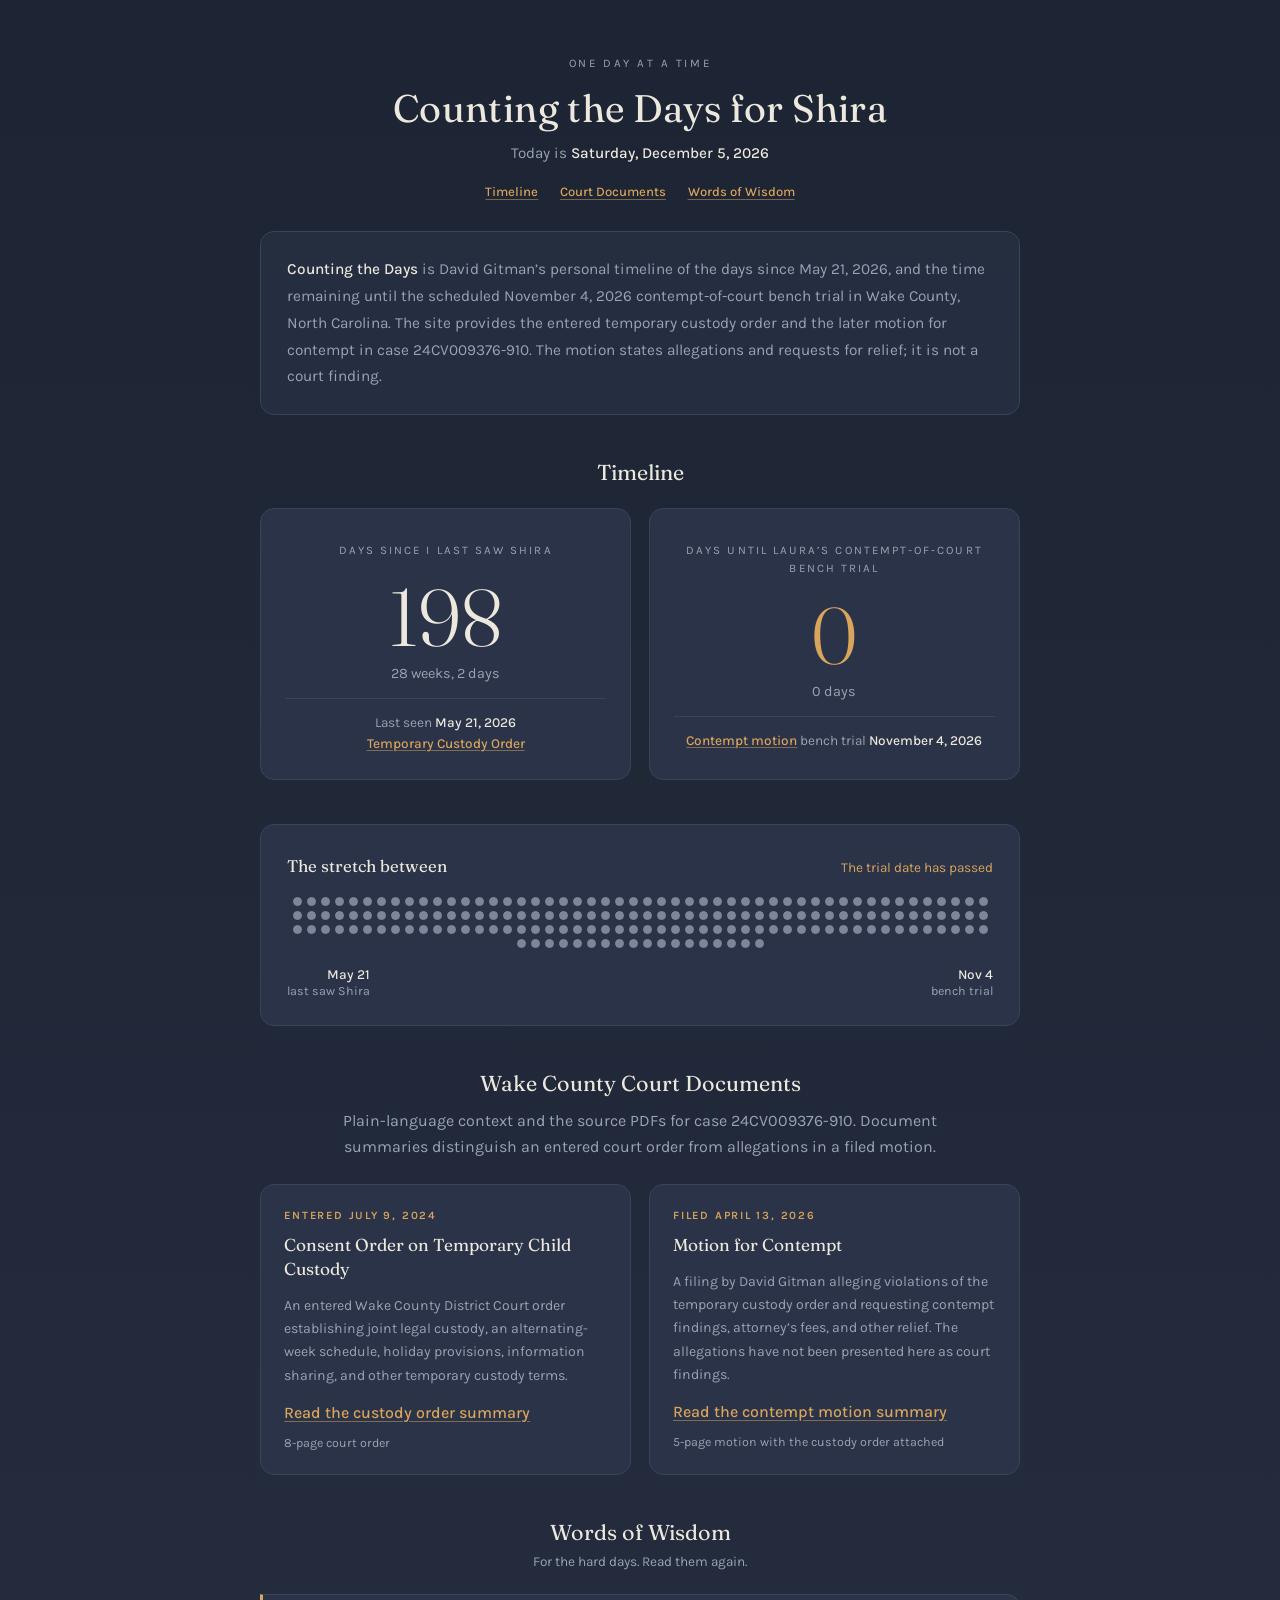
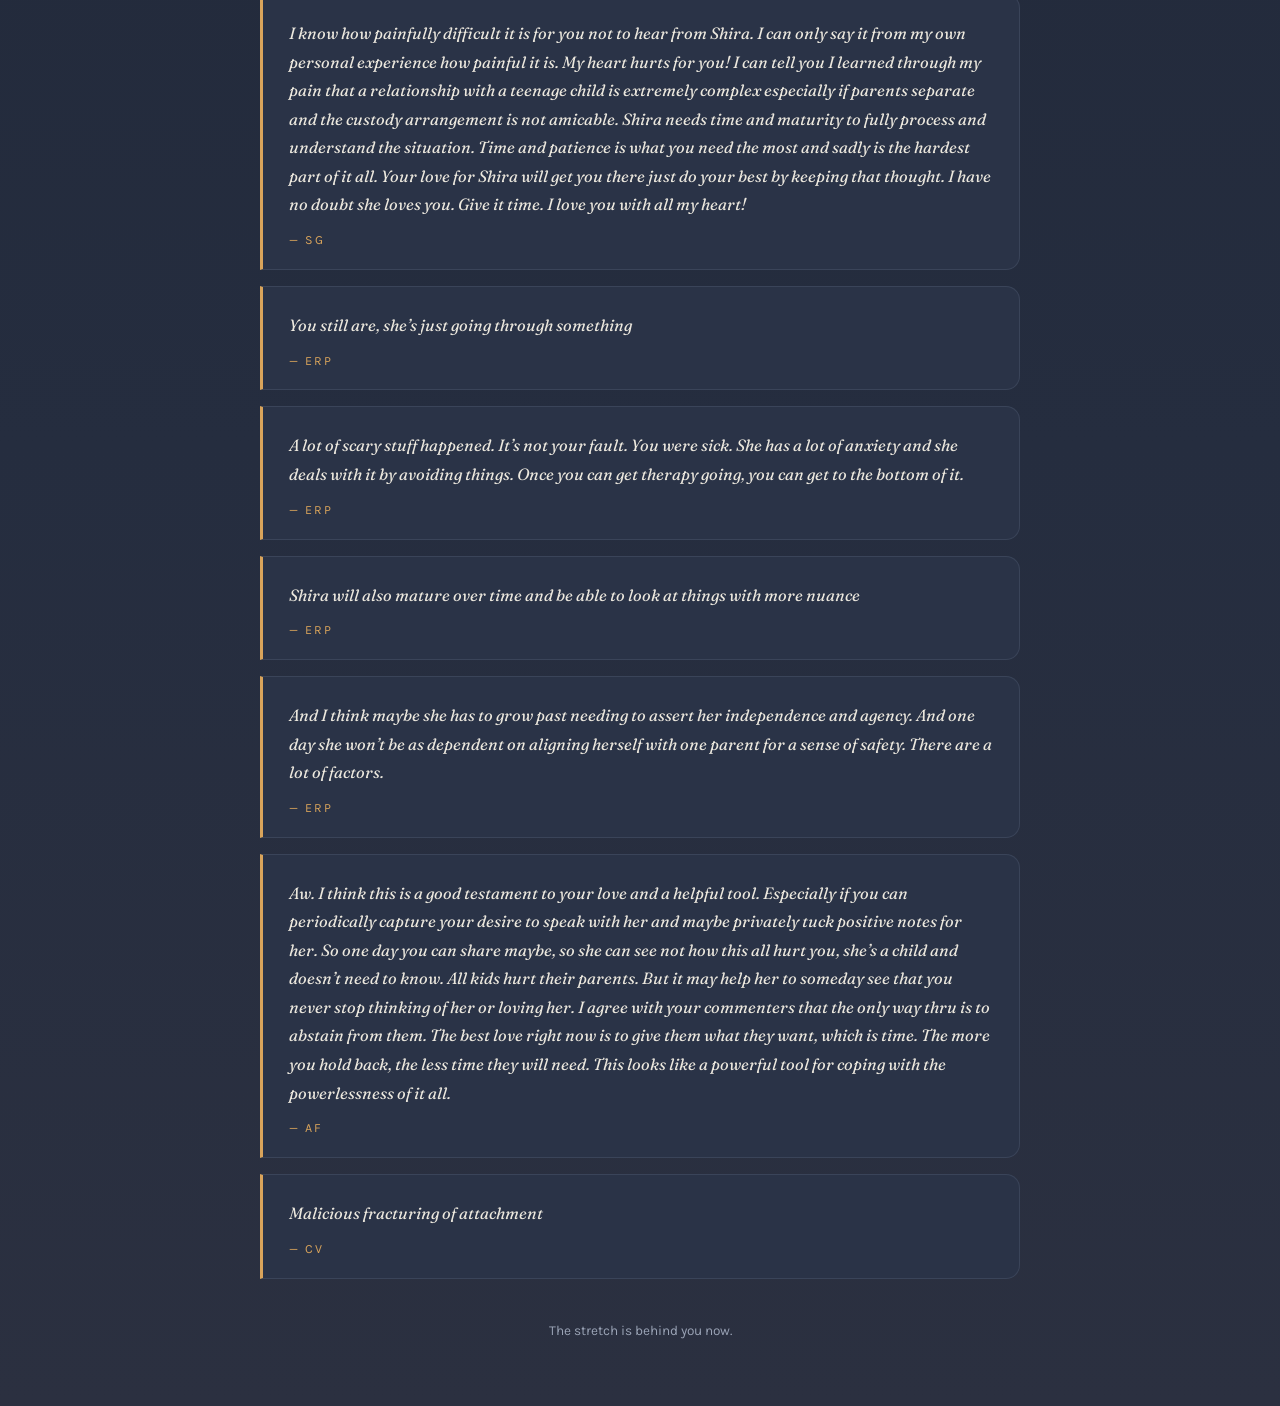
<file: index.html>
<!DOCTYPE html>
<html lang="en">
<head>
<!-- Google tag (gtag.js) -->
<script async src="https://www.googletagmanager.com/gtag/js?id=G-97T60NJ137"></script>
<script>
  window.dataLayer = window.dataLayer || [];
  function gtag(){dataLayer.push(arguments);}
  gtag('js', new Date());

  gtag('config', 'G-97T60NJ137');
</script>
<meta charset="UTF-8">
<meta name="viewport" content="width=device-width, initial-scale=1.0">
<title>Counting the Days for Shira | ShiraGitman.com</title>
<meta name="description" content="David Gitman&rsquo;s personal timeline counting the days since he last saw Shira, with Wake County custody and contempt court documents.">
<meta name="robots" content="index, follow, max-image-preview:large">
<meta name="theme-color" content="#1d2433">
<link rel="canonical" href="https://shiragitman.com/">
<link rel="icon" href="/favicon.svg" type="image/svg+xml">
<link rel="icon" href="/favicon-32.png" type="image/png" sizes="32x32">
<link rel="apple-touch-icon" href="/apple-touch-icon.png">
<meta property="og:type" content="website">
<meta property="og:site_name" content="ShiraGitman.com">
<meta property="og:title" content="Counting the Days for Shira">
<meta property="og:description" content="David Gitman&rsquo;s personal timeline counting the days since he last saw Shira, with Wake County custody and contempt court documents.">
<meta property="og:url" content="https://shiragitman.com/">
<meta property="og:image" content="https://shiragitman.com/og-image.png">
<meta property="og:image:width" content="1200">
<meta property="og:image:height" content="630">
<meta property="og:image:alt" content="Counting the Days for Shira">
<meta name="twitter:card" content="summary_large_image">
<meta name="twitter:title" content="Counting the Days for Shira">
<meta name="twitter:description" content="David Gitman&rsquo;s personal timeline counting the days since he last saw Shira, with Wake County custody and contempt court documents.">
<meta name="twitter:image" content="https://shiragitman.com/og-image.png">
<meta name="twitter:image:alt" content="Counting the Days for Shira">
<script type="application/ld+json">
{
  "@context": "https://schema.org",
  "@graph": [
    {
      "@type": "WebSite",
      "@id": "https://shiragitman.com/#website",
      "url": "https://shiragitman.com/",
      "name": "Counting the Days for Shira",
      "description": "David Gitman's personal timeline counting the days since he last saw Shira, with Wake County custody and contempt court documents.",
      "inLanguage": "en-US"
    },
    {
      "@type": "WebPage",
      "@id": "https://shiragitman.com/#webpage",
      "url": "https://shiragitman.com/",
      "name": "Counting the Days for Shira",
      "description": "David Gitman's personal timeline counting the days since he last saw Shira, with Wake County custody and contempt court documents.",
      "isPartOf": { "@id": "https://shiragitman.com/#website" },
      "dateModified": "2026-08-16",
      "inLanguage": "en-US"
    }
  ]
}
</script>
<link rel="preconnect" href="https://fonts.googleapis.com">
<link rel="preconnect" href="https://fonts.gstatic.com" crossorigin>
<link href="https://fonts.googleapis.com/css2?family=Fraunces:ital,opsz,wght@0,9..144,300;0,9..144,400;0,9..144,600;1,9..144,400&amp;family=Karla:wght@300;400;500;600&amp;display=swap" rel="stylesheet">
<style>
  :root {
    --night: #1d2433;
    --night-soft: #252d3f;
    --card: #2a3347;
    --line: #3a4459;
    --ink: #ece8de;
    --ink-dim: #9aa3b5;
    --gold: #d9a45b;
    --gold-soft: rgba(217, 164, 91, 0.16);
  }

  * { margin: 0; padding: 0; box-sizing: border-box; }

  body {
    min-height: 100vh;
    background: linear-gradient(180deg, var(--night) 0%, var(--night-soft) 68%, #2b3040 100%);
    color: var(--ink);
    font-family: 'Karla', sans-serif;
    font-weight: 400;
    display: flex;
    justify-content: center;
    padding: 3.5rem 1.25rem 4rem;
  }

  .page {
    width: 100%;
    max-width: 760px;
    animation: settle 0.9s ease-out both;
  }

  @keyframes settle {
    from { opacity: 0; transform: translateY(10px); }
    to   { opacity: 1; transform: translateY(0); }
  }

  @media (prefers-reduced-motion: reduce) {
    .page { animation: none; }
  }

  header { text-align: center; margin-bottom: 2rem; }

  .site-nav {
    display: flex;
    justify-content: center;
    flex-wrap: wrap;
    gap: 0.7rem 1.35rem;
    margin-top: 1.4rem;
    font-size: 0.82rem;
  }

  .site-nav a,
  .text-link {
    color: var(--gold);
    font-weight: 500;
    text-decoration: underline;
    text-underline-offset: 3px;
    text-decoration-color: rgba(217, 164, 91, 0.5);
  }

  .site-nav a:hover,
  .text-link:hover { text-decoration-color: var(--gold); }

  .intro {
    background: rgba(42, 51, 71, 0.62);
    border: 1px solid var(--line);
    border-radius: 14px;
    padding: 1.5rem 1.6rem;
    margin-bottom: 2.75rem;
    color: var(--ink-dim);
    font-size: 0.96rem;
    line-height: 1.75;
  }

  .intro strong { color: var(--ink); font-weight: 500; }

  .section-title {
    font-family: 'Fraunces', serif;
    font-weight: 400;
    font-size: 1.35rem;
    text-align: center;
    margin-bottom: 1.35rem;
  }

  .eyebrow {
    font-size: 0.72rem;
    letter-spacing: 0.22em;
    text-transform: uppercase;
    color: var(--ink-dim);
    margin-bottom: 0.9rem;
  }

  h1 {
    font-family: 'Fraunces', serif;
    font-weight: 400;
    font-size: clamp(1.7rem, 4.5vw, 2.4rem);
    letter-spacing: 0.01em;
  }

  .today-line {
    margin-top: 0.7rem;
    font-size: 0.95rem;
    color: var(--ink-dim);
  }
  .today-line strong { color: var(--ink); font-weight: 500; }

  .counters {
    display: grid;
    grid-template-columns: 1fr 1fr;
    gap: 1.1rem;
    margin-bottom: 2.75rem;
  }

  .timeline-section { scroll-margin-top: 1.5rem; }

  @media (max-width: 560px) {
    .counters { grid-template-columns: 1fr; }
  }

  .counter {
    background: var(--card);
    border: 1px solid var(--line);
    border-radius: 14px;
    padding: 2rem 1.5rem 1.75rem;
    text-align: center;
  }

  .counter-label {
    font-size: 0.72rem;
    letter-spacing: 0.18em;
    text-transform: uppercase;
    color: var(--ink-dim);
    margin-bottom: 1.1rem;
    line-height: 1.6;
  }

  .counter-number {
    font-family: 'Fraunces', serif;
    font-weight: 300;
    font-size: clamp(3.6rem, 11vw, 5rem);
    line-height: 1;
  }

  .counter.since .counter-number { color: var(--ink); }
  .counter.until .counter-number { color: var(--gold); }

  .counter-unit {
    font-size: 0.9rem;
    color: var(--ink-dim);
    margin-top: 0.5rem;
  }

  .counter-sub {
    font-size: 0.85rem;
    color: var(--ink-dim);
    margin-top: 1rem;
    padding-top: 1rem;
    border-top: 1px solid var(--line);
  }
  .counter-sub .date { color: var(--ink); font-weight: 500; }
  .counter-sub--linkonly { border-top: none; margin-top: 0.4rem; padding-top: 0; }
  .counter-sub a {
    color: var(--gold);
    font-weight: 500;
    text-decoration: underline;
    text-underline-offset: 2px;
    text-decoration-thickness: 1px;
    text-decoration-color: rgba(217, 164, 91, 0.5);
    transition: text-decoration-color 0.2s ease;
  }
  .counter-sub a:hover { text-decoration-color: var(--gold); }

  .thread-section {
    background: var(--card);
    border: 1px solid var(--line);
    border-radius: 14px;
    padding: 1.9rem 1.6rem 1.7rem;
  }

  .thread-head {
    display: flex;
    justify-content: space-between;
    align-items: baseline;
    margin-bottom: 1.3rem;
    gap: 1rem;
  }

  .thread-title {
    font-family: 'Fraunces', serif;
    font-weight: 400;
    font-size: 1.05rem;
  }

  .thread-pct {
    font-size: 0.85rem;
    color: var(--gold);
    white-space: nowrap;
  }

  .dots {
    display: flex;
    flex-wrap: wrap;
    gap: 5px;
    justify-content: center;
  }

  .dot {
    width: 9px;
    height: 9px;
    border-radius: 50%;
    background: transparent;
    border: 1px solid var(--line);
    flex-shrink: 0;
  }

  .dot.past {
    background: var(--ink-dim);
    border-color: var(--ink-dim);
    opacity: 0.75;
  }

  .dot.today {
    background: var(--gold);
    border-color: var(--gold);
    box-shadow: 0 0 0 3px var(--gold-soft);
    transform: scale(1.25);
  }

  .thread-ends {
    display: flex;
    justify-content: space-between;
    margin-top: 1.2rem;
    font-size: 0.78rem;
    color: var(--ink-dim);
  }
  .thread-ends span:last-child { text-align: right; }
  .thread-ends .end-date { display: block; color: var(--ink); font-weight: 500; font-size: 0.85rem; margin-bottom: 0.15rem; }

  .wisdom-section {
    margin-top: 2.75rem;
    scroll-margin-top: 1.5rem;
  }

  .wisdom-title {
    font-family: 'Fraunces', serif;
    font-weight: 400;
    font-size: 1.35rem;
    text-align: center;
    margin-bottom: 0.5rem;
  }

  .wisdom-sub {
    text-align: center;
    font-size: 0.85rem;
    color: var(--ink-dim);
    margin-bottom: 1.6rem;
  }

  .wisdom-list {
    display: flex;
    flex-direction: column;
    gap: 1rem;
  }

  .wisdom-card {
    background: var(--card);
    border: 1px solid var(--line);
    border-left: 3px solid var(--gold);
    border-radius: 0 14px 14px 0;
    padding: 1.5rem 1.6rem 1.35rem;
  }

  .wisdom-card blockquote {
    font-family: 'Fraunces', serif;
    font-style: italic;
    font-weight: 400;
    font-size: 1.02rem;
    line-height: 1.75;
    color: var(--ink);
  }

  .wisdom-card cite {
    display: block;
    font-family: 'Karla', sans-serif;
    font-style: normal;
    font-size: 0.78rem;
    letter-spacing: 0.16em;
    text-transform: uppercase;
    color: var(--gold);
    margin-top: 0.9rem;
  }

  .documents-section {
    margin-top: 2.75rem;
    scroll-margin-top: 1.5rem;
  }

  .documents-intro {
    color: var(--ink-dim);
    text-align: center;
    line-height: 1.65;
    margin: -0.7rem auto 1.5rem;
    max-width: 650px;
  }

  .document-grid {
    display: grid;
    grid-template-columns: 1fr 1fr;
    gap: 1.1rem;
  }

  .document-card {
    background: var(--card);
    border: 1px solid var(--line);
    border-radius: 14px;
    padding: 1.5rem 1.45rem;
  }

  .document-kicker {
    color: var(--gold);
    font-size: 0.7rem;
    font-weight: 600;
    letter-spacing: 0.16em;
    text-transform: uppercase;
    margin-bottom: 0.65rem;
  }

  .document-card h3 {
    font-family: 'Fraunces', serif;
    font-size: 1.08rem;
    font-weight: 400;
    line-height: 1.4;
  }

  .document-card p {
    color: var(--ink-dim);
    font-size: 0.88rem;
    line-height: 1.65;
    margin: 0.8rem 0 1rem;
  }

  .document-meta {
    color: var(--ink-dim);
    font-size: 0.78rem;
    margin-top: 0.85rem;
  }

  @media (max-width: 620px) {
    .document-grid { grid-template-columns: 1fr; }
  }

  footer {
    text-align: center;
    margin-top: 2.5rem;
    font-size: 0.85rem;
    color: var(--ink-dim);
    line-height: 1.7;
  }
</style>
</head>
<body>
  <div class="page">
    <header>
      <div class="eyebrow">One day at a time</div>
      <h1>Counting the Days for Shira</h1>
      <div class="today-line">Today is <strong id="todayDate"></strong></div>
      <nav class="site-nav" aria-label="Primary navigation">
        <a href="#timeline">Timeline</a>
        <a href="#court-documents">Court Documents</a>
        <a href="#words-of-wisdom">Words of Wisdom</a>
      </nav>
    </header>

    <main>
      <section class="intro" aria-label="About this timeline">
        <p><strong>Counting the Days</strong> is David Gitman&rsquo;s personal timeline of the days since May 21, 2026, and the time remaining until the scheduled November 4, 2026 contempt-of-court bench trial in Wake County, North Carolina. The site provides the entered temporary custody order and the later motion for contempt in case 24CV009376-910. The motion states allegations and requests for relief; it is not a court finding.</p>
      </section>

      <section class="timeline-section" id="timeline" aria-labelledby="timeline-title">
        <h2 class="section-title" id="timeline-title">Timeline</h2>
        <div class="counters">
          <div class="counter since">
            <div class="counter-label">Days since I last saw Shira</div>
            <div class="counter-number" id="daysSince">&ndash;</div>
            <div class="counter-unit" id="sinceWeeks"></div>
            <div class="counter-sub">Last seen <span class="date">May 21, 2026</span></div>
            <div class="counter-sub counter-sub--linkonly"><a href="/documents/custody-order/">Temporary Custody Order</a></div>
          </div>

          <div class="counter until">
            <div class="counter-label">Days Until Laura&rsquo;s Contempt-of-Court Bench Trial</div>
            <div class="counter-number" id="daysUntil">&ndash;</div>
            <div class="counter-unit" id="untilWeeks"></div>
            <div class="counter-sub"><a href="/documents/contempt-motion/">Contempt motion</a> bench trial <span class="date">November 4, 2026</span></div>
          </div>
        </div>

        <div class="thread-section">
          <div class="thread-head">
            <div class="thread-title">The stretch between</div>
            <div class="thread-pct" id="pctLine"></div>
          </div>
          <div class="dots" id="dots" aria-label="One mark for each day between May 21 and November 4, 2026"></div>
          <div class="thread-ends">
            <span><span class="end-date">May 21</span>last saw Shira</span>
            <span><span class="end-date">Nov 4</span>bench trial</span>
          </div>
        </div>
      </section>

      <section class="documents-section" id="court-documents" aria-labelledby="documents-title">
        <h2 class="section-title" id="documents-title">Wake County Court Documents</h2>
        <p class="documents-intro">Plain-language context and the source PDFs for case 24CV009376-910. Document summaries distinguish an entered court order from allegations in a filed motion.</p>
        <div class="document-grid">
          <article class="document-card">
            <div class="document-kicker">Entered July 9, 2024</div>
            <h3>Consent Order on Temporary Child Custody</h3>
            <p>An entered Wake County District Court order establishing joint legal custody, an alternating-week schedule, holiday provisions, information sharing, and other temporary custody terms.</p>
            <a class="text-link" href="/documents/custody-order/">Read the custody order summary</a>
            <div class="document-meta">8-page court order</div>
          </article>
          <article class="document-card">
            <div class="document-kicker">Filed April 13, 2026</div>
            <h3>Motion for Contempt</h3>
            <p>A filing by David Gitman alleging violations of the temporary custody order and requesting contempt findings, attorney&rsquo;s fees, and other relief. The allegations have not been presented here as court findings.</p>
            <a class="text-link" href="/documents/contempt-motion/">Read the contempt motion summary</a>
            <div class="document-meta">5-page motion with the custody order attached</div>
          </article>
        </div>
      </section>

      <section class="wisdom-section" id="words-of-wisdom">
        <h2 class="wisdom-title">Words of Wisdom</h2>
        <p class="wisdom-sub">For the hard days. Read them again.</p>

        <div class="wisdom-list">
          <div class="wisdom-card">
            <blockquote>I know how painfully difficult it is for you not to hear from Shira. I can only say it from my own personal experience how painful it is. My heart hurts for you! I can tell you I learned through my pain that a relationship with a teenage child is extremely complex especially if parents separate and the custody arrangement is not amicable. Shira needs time and maturity to fully process and understand the situation. Time and patience is what you need the most and sadly is the hardest part of it all. Your love for Shira will get you there just do your best by keeping that thought. I have no doubt she loves you. Give it time. I love you with all my heart!</blockquote>
            <cite>&mdash; SG</cite>
          </div>

          <div class="wisdom-card">
            <blockquote>You still are, she&rsquo;s just going through something</blockquote>
            <cite>&mdash; ERP</cite>
          </div>

          <div class="wisdom-card">
            <blockquote>A lot of scary stuff happened. It&rsquo;s not your fault. You were sick. She has a lot of anxiety and she deals with it by avoiding things. Once you can get therapy going, you can get to the bottom of it.</blockquote>
            <cite>&mdash; ERP</cite>
          </div>

          <div class="wisdom-card">
            <blockquote>Shira will also mature over time and be able to look at things with more nuance</blockquote>
            <cite>&mdash; ERP</cite>
          </div>

          <div class="wisdom-card">
            <blockquote>And I think maybe she has to grow past needing to assert her independence and agency. And one day she won&rsquo;t be as dependent on aligning herself with one parent for a sense of safety. There are a lot of factors.</blockquote>
            <cite>&mdash; ERP</cite>
          </div>

          <div class="wisdom-card">
            <blockquote>Aw. I think this is a good testament to your love and a helpful tool. Especially if you can periodically capture your desire to speak with her and maybe privately tuck positive notes for her. So one day you can share maybe, so she can see not how this all hurt you, she&rsquo;s a child and doesn&rsquo;t need to know. All kids hurt their parents. But it may help her to someday see that you never stop thinking of her or loving her. I agree with your commenters that the only way thru is to abstain from them. The best love right now is to give them what they want, which is time. The more you hold back, the less time they will need. This looks like a powerful tool for coping with the powerlessness of it all.</blockquote>
            <cite>&mdash; AF</cite>
          </div>

          <div class="wisdom-card">
            <blockquote>Malicious fracturing of attachment</blockquote>
            <cite>&mdash; CV</cite>
          </div>
        </div>
      </section>
    </main>

    <footer id="footerNote"></footer>
  </div>

<script>
(function () {
  var START = new Date(2026, 4, 21);
  var END   = new Date(2026, 10, 4);

  var now = new Date();
  var today = new Date(now.getFullYear(), now.getMonth(), now.getDate());

  var MS_DAY = 24 * 60 * 60 * 1000;
  function daysBetween(a, b) { return Math.round((b - a) / MS_DAY); }

  var daysSince = daysBetween(START, today);
  var daysUntil = daysBetween(today, END);
  var totalSpan = daysBetween(START, END);

  document.getElementById('todayDate').textContent = today.toLocaleDateString('en-US', {
    weekday: 'long', month: 'long', day: 'numeric', year: 'numeric'
  });

  document.getElementById('daysSince').textContent = Math.max(daysSince, 0);
  document.getElementById('daysUntil').textContent = Math.max(daysUntil, 0);

  function weeksText(d) {
    if (d < 7) return d === 1 ? '1 day' : d + ' days';
    var w = Math.floor(d / 7), r = d % 7;
    var t = w + (w === 1 ? ' week' : ' weeks');
    if (r > 0) t += ', ' + r + (r === 1 ? ' day' : ' days');
    return t;
  }
  document.getElementById('sinceWeeks').textContent = weeksText(Math.max(daysSince, 0));
  document.getElementById('untilWeeks').textContent = weeksText(Math.max(daysUntil, 0));

  var pct = Math.min(100, Math.max(0, Math.round((daysSince / totalSpan) * 100)));
  var pctEl = document.getElementById('pctLine');
  if (daysUntil > 0) {
    pctEl.textContent = pct + '% of the way there';
  } else if (daysUntil === 0) {
    pctEl.textContent = 'Today is the day';
  } else {
    pctEl.textContent = 'The trial date has passed';
  }

  var dotsEl = document.getElementById('dots');
  var frag = document.createDocumentFragment();
  for (var i = 0; i <= totalSpan; i++) {
    var dot = document.createElement('div');
    dot.className = 'dot';
    if (i < daysSince) dot.className += ' past';
    if (i === daysSince && daysUntil >= 0) dot.className += ' today';
    frag.appendChild(dot);
  }
  dotsEl.appendChild(frag);

  var footer = document.getElementById('footerNote');
  if (daysUntil > 0) {
    footer.textContent = 'Every filled mark is a day already behind you.';
  } else if (daysUntil === 0) {
    footer.textContent = 'November 4th is here. Steady.';
  } else {
    footer.textContent = 'The stretch is behind you now.';
  }

  var nextMidnight = new Date(today.getFullYear(), today.getMonth(), today.getDate() + 1);
  setTimeout(function () { location.reload(); }, nextMidnight - now + 1000);
})();
</script>
</body>
</html>
</file>
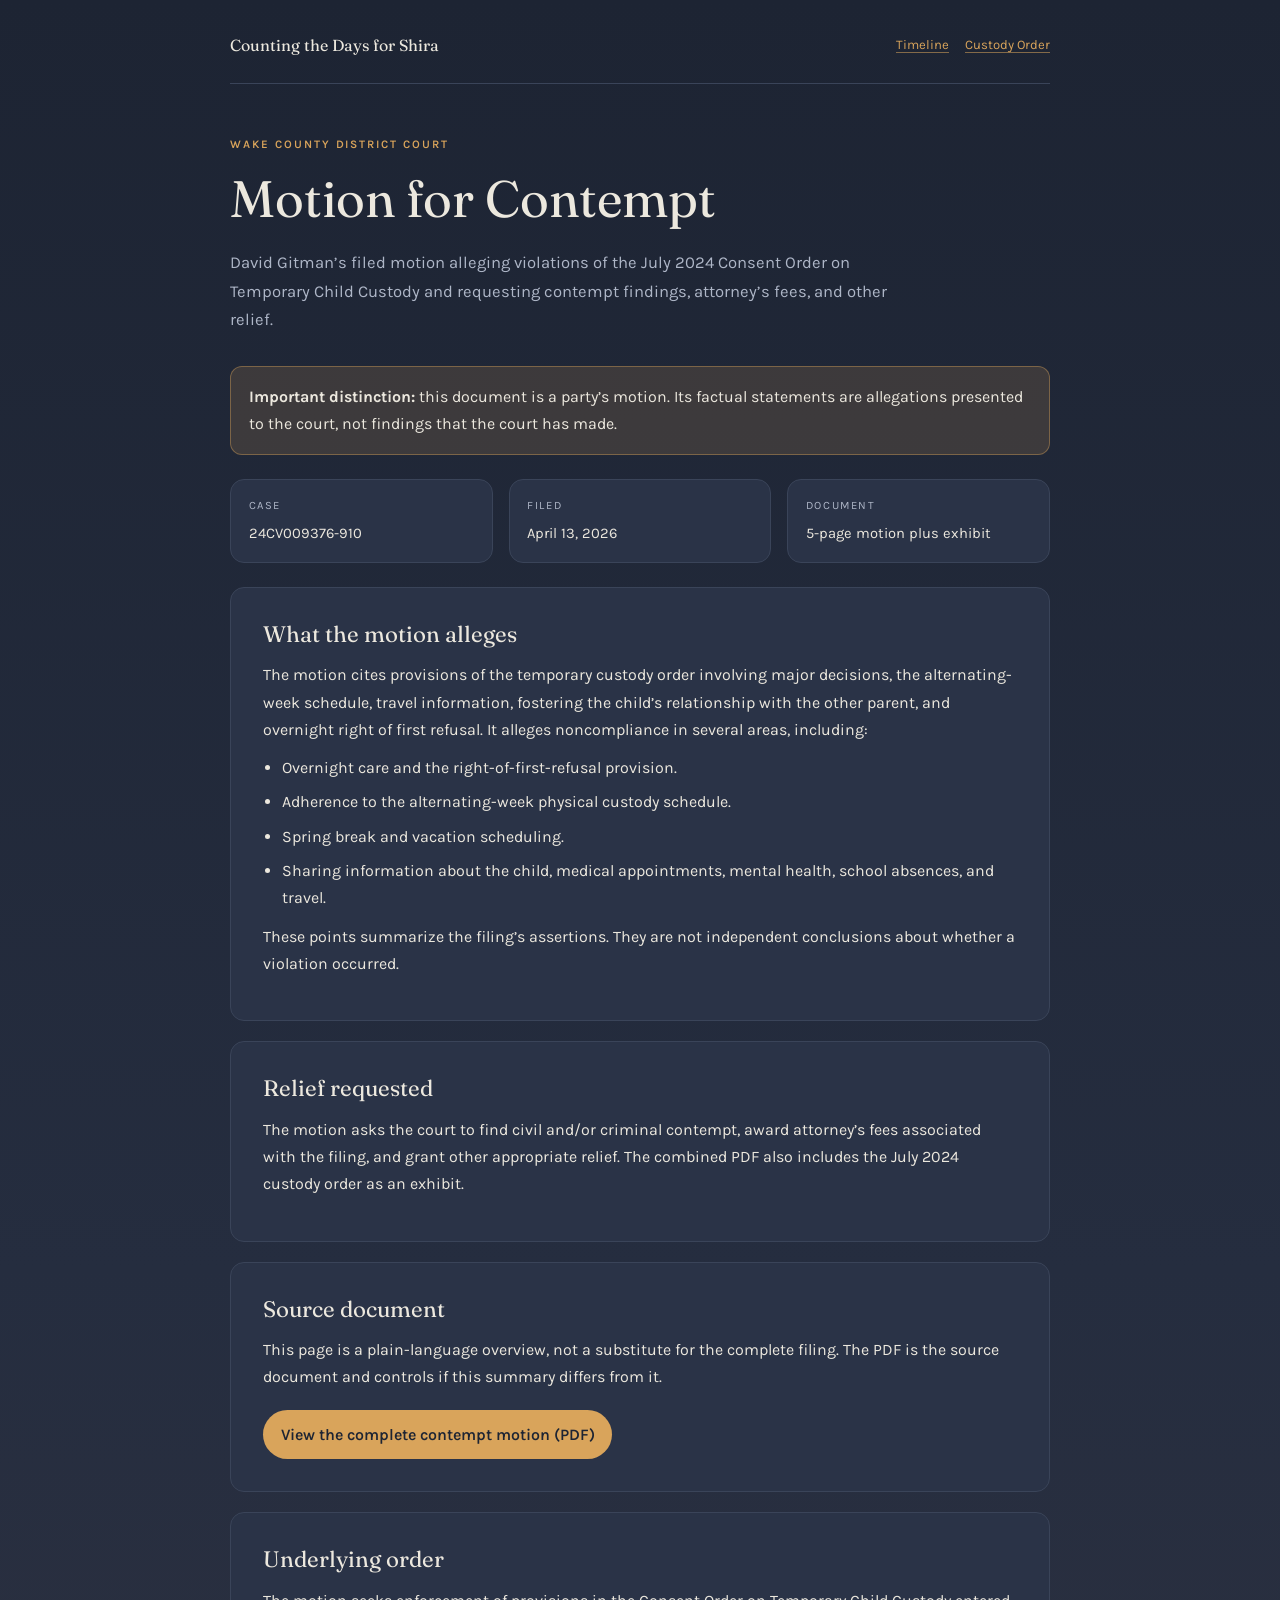
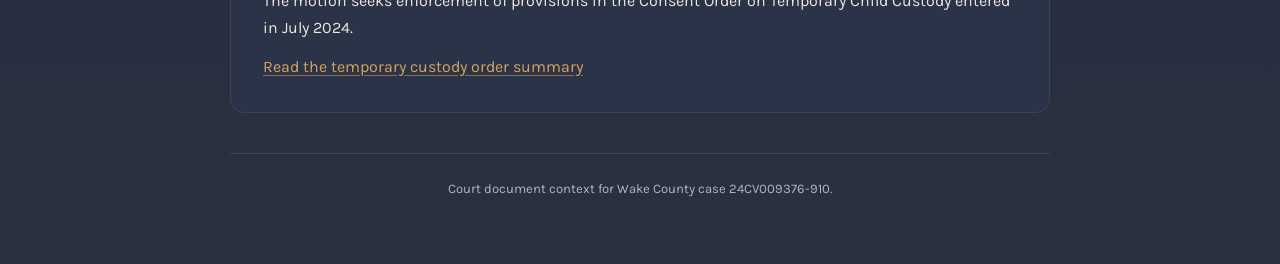
<file: documents/contempt-motion/index.html>
<!DOCTYPE html>
<html lang="en">
<head>
  <meta charset="UTF-8">
  <meta name="viewport" content="width=device-width, initial-scale=1.0">
  <title>Motion for Contempt | Wake County Case 24CV009376-910</title>
  <meta name="description" content="Summary and source PDF of David Gitman&rsquo;s April 2026 Motion for Contempt in Wake County case 24CV009376-910.">
  <meta name="robots" content="index, follow, max-image-preview:large">
  <meta name="theme-color" content="#1d2433">
  <link rel="canonical" href="https://shiragitman.com/documents/contempt-motion/">
  <link rel="icon" href="/favicon.svg" type="image/svg+xml">
  <link rel="icon" href="/favicon-32.png" type="image/png" sizes="32x32">
  <link rel="apple-touch-icon" href="/apple-touch-icon.png">
  <meta property="og:type" content="article">
  <meta property="og:site_name" content="ShiraGitman.com">
  <meta property="og:title" content="Motion for Contempt">
  <meta property="og:description" content="Summary and source PDF of David Gitman&rsquo;s April 2026 contempt filing in Wake County case 24CV009376-910.">
  <meta property="og:url" content="https://shiragitman.com/documents/contempt-motion/">
  <meta property="og:image" content="https://shiragitman.com/og-image.png">
  <meta property="og:image:width" content="1200">
  <meta property="og:image:height" content="630">
  <meta property="og:image:alt" content="Counting the Days for Shira">
  <meta name="twitter:card" content="summary_large_image">
  <meta name="twitter:title" content="Motion for Contempt">
  <meta name="twitter:description" content="Summary and source PDF of David Gitman&rsquo;s April 2026 contempt filing in Wake County case 24CV009376-910.">
  <meta name="twitter:image" content="https://shiragitman.com/og-image.png">
  <meta name="twitter:image:alt" content="Counting the Days for Shira">
  <link rel="preconnect" href="https://fonts.googleapis.com">
  <link rel="preconnect" href="https://fonts.gstatic.com" crossorigin>
  <link href="https://fonts.googleapis.com/css2?family=Fraunces:opsz,wght@9..144,400;9..144,600&amp;family=Karla:wght@400;500;600&amp;display=swap" rel="stylesheet">
  <link rel="stylesheet" href="/assets/document-pages.css">
  <script type="application/ld+json">
  {
    "@context": "https://schema.org",
    "@type": "WebPage",
    "@id": "https://shiragitman.com/documents/contempt-motion/#webpage",
    "url": "https://shiragitman.com/documents/contempt-motion/",
    "name": "Motion for Contempt",
    "description": "Summary and source PDF of David Gitman's April 2026 Motion for Contempt in Wake County case 24CV009376-910.",
    "isPartOf": { "@id": "https://shiragitman.com/#website" },
    "dateModified": "2026-08-16",
    "inLanguage": "en-US"
  }
  </script>
</head>
<body>
  <div class="page">
    <header class="site-header">
      <a class="site-name" href="/">Counting the Days for Shira</a>
      <nav class="site-nav" aria-label="Document navigation">
        <a href="/">Timeline</a>
        <a href="/documents/custody-order/">Custody Order</a>
      </nav>
    </header>

    <main>
      <section class="hero">
        <div class="eyebrow">Wake County District Court</div>
        <h1>Motion for Contempt</h1>
        <p class="lede">David Gitman&rsquo;s filed motion alleging violations of the July 2024 Consent Order on Temporary Child Custody and requesting contempt findings, attorney&rsquo;s fees, and other relief.</p>
      </section>

      <div class="notice"><strong>Important distinction:</strong> this document is a party&rsquo;s motion. Its factual statements are allegations presented to the court, not findings that the court has made.</div>

      <div class="document-facts" aria-label="Document details">
        <div class="fact"><span class="fact-label">Case</span><span class="fact-value">24CV009376-910</span></div>
        <div class="fact"><span class="fact-label">Filed</span><span class="fact-value">April 13, 2026</span></div>
        <div class="fact"><span class="fact-label">Document</span><span class="fact-value">5-page motion plus exhibit</span></div>
      </div>

      <section class="content-card">
        <h2>What the motion alleges</h2>
        <p>The motion cites provisions of the temporary custody order involving major decisions, the alternating-week schedule, travel information, fostering the child&rsquo;s relationship with the other parent, and overnight right of first refusal. It alleges noncompliance in several areas, including:</p>
        <ul>
          <li>Overnight care and the right-of-first-refusal provision.</li>
          <li>Adherence to the alternating-week physical custody schedule.</li>
          <li>Spring break and vacation scheduling.</li>
          <li>Sharing information about the child, medical appointments, mental health, school absences, and travel.</li>
        </ul>
        <p>These points summarize the filing&rsquo;s assertions. They are not independent conclusions about whether a violation occurred.</p>
      </section>

      <section class="content-card">
        <h2>Relief requested</h2>
        <p>The motion asks the court to find civil and/or criminal contempt, award attorney&rsquo;s fees associated with the filing, and grant other appropriate relief. The combined PDF also includes the July 2024 custody order as an exhibit.</p>
      </section>

      <section class="content-card">
        <h2>Source document</h2>
        <p>This page is a plain-language overview, not a substitute for the complete filing. The PDF is the source document and controls if this summary differs from it.</p>
        <a class="source-action" href="/docs/24CV009376-910-contempt-filing.pdf">View the complete contempt motion (PDF)</a>
      </section>

      <section class="content-card">
        <h2>Underlying order</h2>
        <p>The motion seeks enforcement of provisions in the Consent Order on Temporary Child Custody entered in July 2024.</p>
        <a href="/documents/custody-order/">Read the temporary custody order summary</a>
      </section>
    </main>

    <footer class="site-footer">Court document context for Wake County case 24CV009376-910.</footer>
  </div>
</body>
</html>
</file>
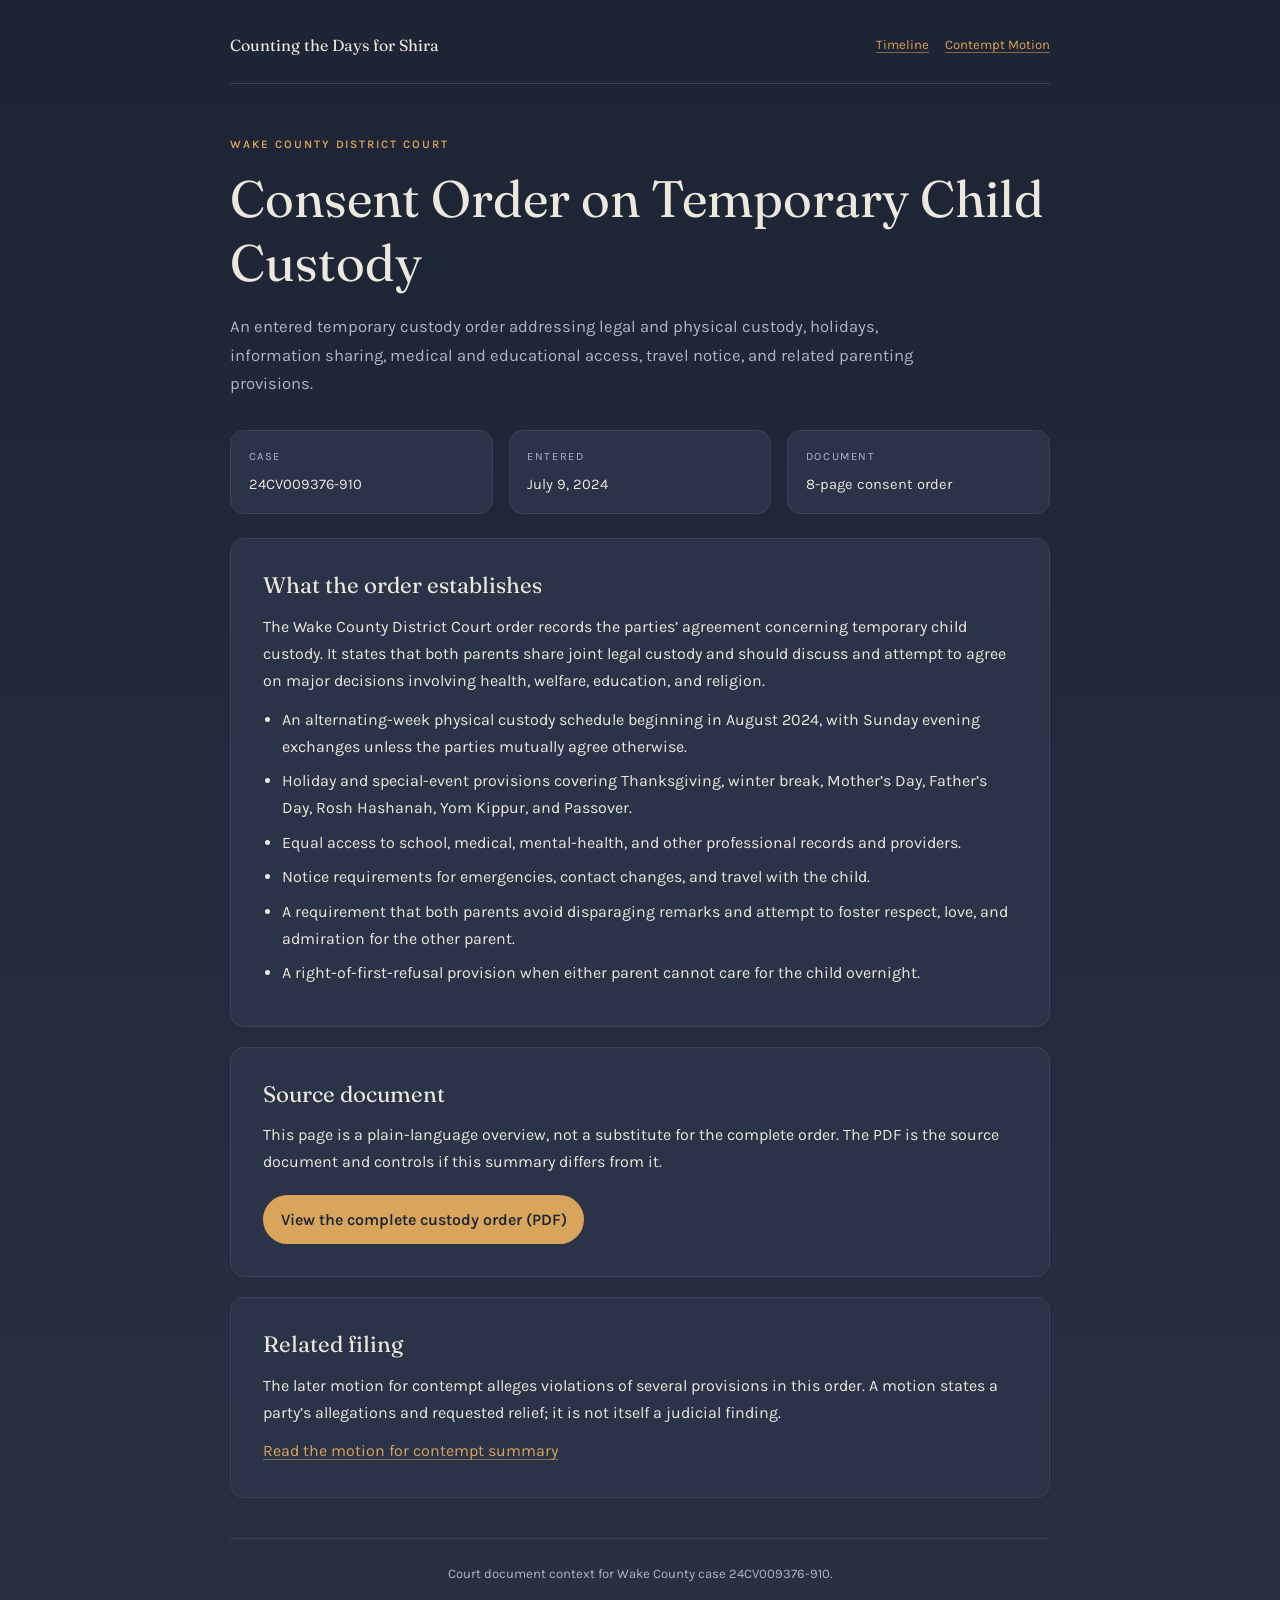
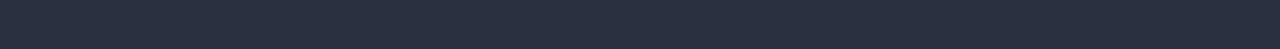
<file: documents/custody-order/index.html>
<!DOCTYPE html>
<html lang="en">
<head>
  <meta charset="UTF-8">
  <meta name="viewport" content="width=device-width, initial-scale=1.0">
  <title>Temporary Custody Order | Wake County Case 24CV009376-910</title>
  <meta name="description" content="Summary and source PDF of the July 2024 Consent Order on Temporary Child Custody in Wake County case 24CV009376-910.">
  <meta name="robots" content="index, follow, max-image-preview:large">
  <meta name="theme-color" content="#1d2433">
  <link rel="canonical" href="https://shiragitman.com/documents/custody-order/">
  <link rel="icon" href="/favicon.svg" type="image/svg+xml">
  <link rel="icon" href="/favicon-32.png" type="image/png" sizes="32x32">
  <link rel="apple-touch-icon" href="/apple-touch-icon.png">
  <meta property="og:type" content="article">
  <meta property="og:site_name" content="ShiraGitman.com">
  <meta property="og:title" content="Consent Order on Temporary Child Custody">
  <meta property="og:description" content="Summary and source PDF of the July 2024 temporary custody order in Wake County case 24CV009376-910.">
  <meta property="og:url" content="https://shiragitman.com/documents/custody-order/">
  <meta property="og:image" content="https://shiragitman.com/og-image.png">
  <meta property="og:image:width" content="1200">
  <meta property="og:image:height" content="630">
  <meta property="og:image:alt" content="Counting the Days for Shira">
  <meta name="twitter:card" content="summary_large_image">
  <meta name="twitter:title" content="Consent Order on Temporary Child Custody">
  <meta name="twitter:description" content="Summary and source PDF of the July 2024 temporary custody order in Wake County case 24CV009376-910.">
  <meta name="twitter:image" content="https://shiragitman.com/og-image.png">
  <meta name="twitter:image:alt" content="Counting the Days for Shira">
  <link rel="preconnect" href="https://fonts.googleapis.com">
  <link rel="preconnect" href="https://fonts.gstatic.com" crossorigin>
  <link href="https://fonts.googleapis.com/css2?family=Fraunces:opsz,wght@9..144,400;9..144,600&amp;family=Karla:wght@400;500;600&amp;display=swap" rel="stylesheet">
  <link rel="stylesheet" href="/assets/document-pages.css">
  <script type="application/ld+json">
  {
    "@context": "https://schema.org",
    "@type": "WebPage",
    "@id": "https://shiragitman.com/documents/custody-order/#webpage",
    "url": "https://shiragitman.com/documents/custody-order/",
    "name": "Consent Order on Temporary Child Custody",
    "description": "Summary and source PDF of the July 2024 Consent Order on Temporary Child Custody in Wake County case 24CV009376-910.",
    "isPartOf": { "@id": "https://shiragitman.com/#website" },
    "dateModified": "2026-08-16",
    "inLanguage": "en-US"
  }
  </script>
</head>
<body>
  <div class="page">
    <header class="site-header">
      <a class="site-name" href="/">Counting the Days for Shira</a>
      <nav class="site-nav" aria-label="Document navigation">
        <a href="/">Timeline</a>
        <a href="/documents/contempt-motion/">Contempt Motion</a>
      </nav>
    </header>

    <main>
      <section class="hero">
        <div class="eyebrow">Wake County District Court</div>
        <h1>Consent Order on Temporary Child Custody</h1>
        <p class="lede">An entered temporary custody order addressing legal and physical custody, holidays, information sharing, medical and educational access, travel notice, and related parenting provisions.</p>
      </section>

      <div class="document-facts" aria-label="Document details">
        <div class="fact"><span class="fact-label">Case</span><span class="fact-value">24CV009376-910</span></div>
        <div class="fact"><span class="fact-label">Entered</span><span class="fact-value">July 9, 2024</span></div>
        <div class="fact"><span class="fact-label">Document</span><span class="fact-value">8-page consent order</span></div>
      </div>

      <section class="content-card">
        <h2>What the order establishes</h2>
        <p>The Wake County District Court order records the parties&rsquo; agreement concerning temporary child custody. It states that both parents share joint legal custody and should discuss and attempt to agree on major decisions involving health, welfare, education, and religion.</p>
        <ul>
          <li>An alternating-week physical custody schedule beginning in August 2024, with Sunday evening exchanges unless the parties mutually agree otherwise.</li>
          <li>Holiday and special-event provisions covering Thanksgiving, winter break, Mother&rsquo;s Day, Father&rsquo;s Day, Rosh Hashanah, Yom Kippur, and Passover.</li>
          <li>Equal access to school, medical, mental-health, and other professional records and providers.</li>
          <li>Notice requirements for emergencies, contact changes, and travel with the child.</li>
          <li>A requirement that both parents avoid disparaging remarks and attempt to foster respect, love, and admiration for the other parent.</li>
          <li>A right-of-first-refusal provision when either parent cannot care for the child overnight.</li>
        </ul>
      </section>

      <section class="content-card">
        <h2>Source document</h2>
        <p>This page is a plain-language overview, not a substitute for the complete order. The PDF is the source document and controls if this summary differs from it.</p>
        <a class="source-action" href="/docs/24CV009376-910-custody-order.pdf">View the complete custody order (PDF)</a>
      </section>

      <section class="content-card">
        <h2>Related filing</h2>
        <p>The later motion for contempt alleges violations of several provisions in this order. A motion states a party&rsquo;s allegations and requested relief; it is not itself a judicial finding.</p>
        <a href="/documents/contempt-motion/">Read the motion for contempt summary</a>
      </section>
    </main>

    <footer class="site-footer">Court document context for Wake County case 24CV009376-910.</footer>
  </div>
</body>
</html>
</file>
<file: assets/document-pages.css>
:root {
  --night: #1d2433;
  --night-soft: #252d3f;
  --card: #2a3347;
  --line: #3a4459;
  --ink: #ece8de;
  --ink-dim: #aeb6c7;
  --gold: #d9a45b;
  --gold-soft: rgba(217, 164, 91, 0.16);
}

* { box-sizing: border-box; }

html { scroll-behavior: smooth; }

body {
  margin: 0;
  min-height: 100vh;
  background: linear-gradient(180deg, var(--night) 0%, var(--night-soft) 68%, #2b3040 100%);
  color: var(--ink);
  font-family: 'Karla', sans-serif;
  line-height: 1.7;
}

a {
  color: var(--gold);
  text-decoration: underline;
  text-underline-offset: 3px;
  text-decoration-color: rgba(217, 164, 91, 0.55);
}

a:hover { text-decoration-color: var(--gold); }

.page {
  width: min(820px, calc(100% - 2.5rem));
  margin: 0 auto;
  padding: 2rem 0 4rem;
}

.site-header {
  display: flex;
  justify-content: space-between;
  align-items: center;
  gap: 1rem;
  padding-bottom: 1.5rem;
  border-bottom: 1px solid var(--line);
}

.site-name {
  color: var(--ink);
  font-family: 'Fraunces', serif;
  font-size: 1rem;
  text-decoration: none;
}

.site-nav {
  display: flex;
  flex-wrap: wrap;
  justify-content: flex-end;
  gap: 0.5rem 1rem;
  font-size: 0.82rem;
}

.hero { padding: 3.2rem 0 2rem; }

.eyebrow {
  color: var(--gold);
  font-size: 0.72rem;
  font-weight: 600;
  letter-spacing: 0.17em;
  text-transform: uppercase;
  margin-bottom: 0.75rem;
}

h1,
h2 {
  font-family: 'Fraunces', serif;
  font-weight: 400;
  line-height: 1.25;
}

h1 {
  font-size: clamp(2rem, 6vw, 3.2rem);
  margin: 0;
}

.lede {
  max-width: 700px;
  margin: 1.15rem 0 0;
  color: var(--ink-dim);
  font-size: 1.04rem;
}

.notice {
  background: var(--gold-soft);
  border: 1px solid rgba(217, 164, 91, 0.4);
  border-radius: 12px;
  padding: 1rem 1.15rem;
  margin: 0 0 1.5rem;
  color: var(--ink);
}

.document-facts {
  display: grid;
  grid-template-columns: repeat(3, 1fr);
  gap: 1rem;
  margin-bottom: 1.5rem;
}

.fact,
.content-card {
  background: var(--card);
  border: 1px solid var(--line);
  border-radius: 14px;
}

.fact { padding: 1rem 1.1rem; }

.fact-label {
  display: block;
  color: var(--ink-dim);
  font-size: 0.7rem;
  letter-spacing: 0.14em;
  text-transform: uppercase;
  margin-bottom: 0.25rem;
}

.fact-value { font-size: 0.92rem; }

.content-card {
  padding: clamp(1.4rem, 4vw, 2rem);
  margin-top: 1.25rem;
}

.content-card h2 {
  margin: 0 0 0.85rem;
  font-size: 1.4rem;
}

.content-card p { margin: 0.7rem 0; }

.content-card ul {
  margin: 0.7rem 0 0;
  padding-left: 1.2rem;
}

.content-card li { margin: 0.45rem 0; }

.source-action {
  display: inline-block;
  background: var(--gold);
  color: #1d2433;
  font-weight: 600;
  text-decoration: none;
  border-radius: 999px;
  padding: 0.7rem 1.1rem;
  margin-top: 0.5rem;
}

.source-action:hover { background: #e4b56f; }

.site-footer {
  color: var(--ink-dim);
  font-size: 0.82rem;
  text-align: center;
  border-top: 1px solid var(--line);
  margin-top: 2.5rem;
  padding-top: 1.5rem;
}

@media (max-width: 660px) {
  .site-header { align-items: flex-start; }
  .site-nav { flex-direction: column; align-items: flex-end; }
  .document-facts { grid-template-columns: 1fr; }
}

@media (prefers-reduced-motion: reduce) {
  html { scroll-behavior: auto; }
}
</file>
